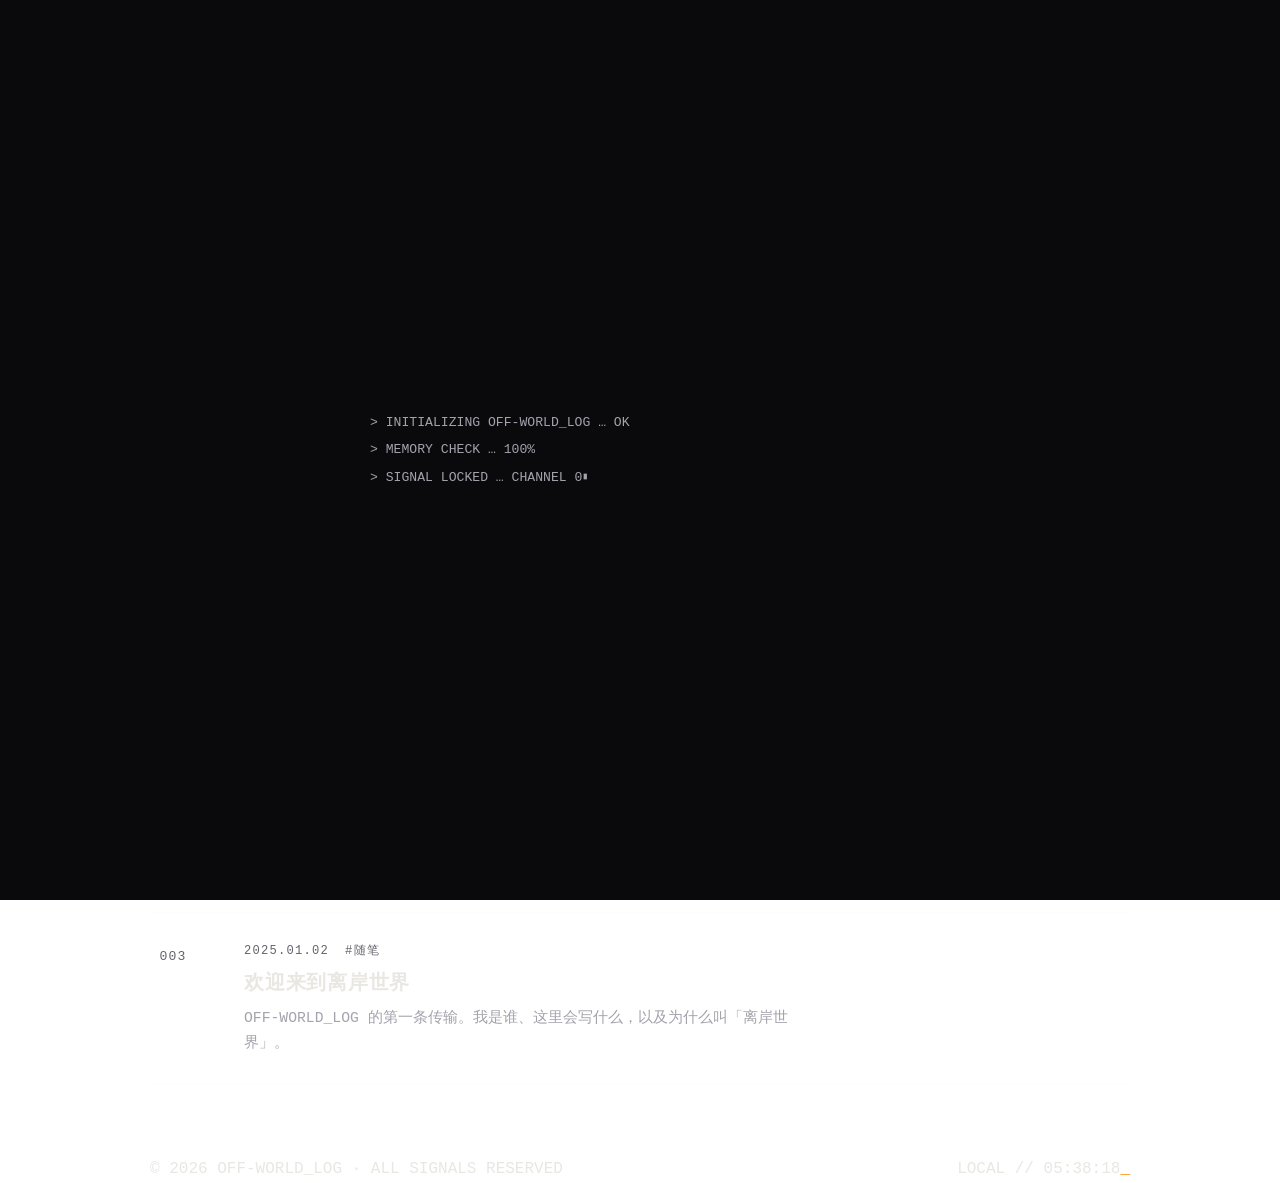
<file: index.html>
<!DOCTYPE html>
<html lang="zh-CN">
<head>
  <meta charset="UTF-8">
  <meta name="viewport" content="width=device-width, initial-scale=1.0">
  <title>OFF-WORLD_LOG — 离岸世界的个人档案库</title>
  <meta name="description" content="一个《银翼杀手2049》风格的个人博客：日志、项目与自白。纯静态，零依赖。">
  <meta name="theme-color" content="#0d0d0f">
  <!-- 站点图标:内联 SVG 数据(黑色方块 + 琥珀菱形),无需额外文件 -->
  <link rel="icon" href="data:image/svg+xml,%3Csvg xmlns='http://www.w3.org/2000/svg' viewBox='0 0 32 32'%3E%3Crect width='32' height='32' fill='%230d0d0f'/%3E%3Cpath d='M16 5 27 16 16 27 5 16 Z' fill='%23ff8c00'/%3E%3C/svg%3E">
  <link rel="stylesheet" href="assets/css/style.css">
</head>
<body data-page="index">

  <!-- 开机动画遮罩(台词由 core.js 逐行打印,然后自动淡出) -->
  <div class="boot" id="boot"><pre class="boot-lines" id="boot-lines"></pre></div>

  <!-- 导航由 core.js 统一注入,这里留挂载点即可 -->
  <header id="site-nav"></header>

  <main class="wrap page">
    <!-- ============ 英雄区:网站介绍 ============ -->
    <section class="hero">
      <p class="eyebrow reveal">// OFF-WORLD ARCHIVE — NODE 07</p>
      <h1 class="page-title glitch reveal" data-text="OFF-WORLD_LOG">OFF-WORLD_LOG</h1>
      <!-- 打字机标语:文字由下方内联脚本循环打印 -->
      <p class="hero-tagline reveal" id="tagline"></p>
      <p class="hero-desc reveal">
        这里是「离岸世界」的档案库：
        只有文字，和一条稳定的信号。
      </p>
      <div class="hero-status reveal">
        <span class="chip"><span class="live"></span>SIGNAL: NOMINAL</span>
        <span class="chip">MODE: STATIC</span>
        <span class="chip">DEPLOY: GITHUB_PAGES</span>
      </div>
    </section>

    <!-- ============ 最新 3 篇文章(JS 自动读取 posts.json) ============ -->
    <section class="block">
      <div class="block-head reveal">
        <h2 class="block-title">LATEST TRANSMISSIONS</h2>
        <a class="more-link" href="articles.html">全部档案 →</a>
      </div>
      <div id="latest" class="log-list"><!-- 由 JS 渲染 --></div>
    </section>
  </main>

  <!-- 页脚由 core.js 统一注入 -->
  <footer id="site-footer"></footer>

  <script src="assets/js/markdown.js"></script>
  <script src="assets/js/core.js"></script>
  <script>
    /* ---- 首页逻辑:打字机标语 + 最新 3 篇文章 ---- */
    (() => {
      /* 打字机标语:想换台词只改这个数组 */
      const PHRASES = [
        'WAKE UP, TIME TO BLOG.',
        '静默是最大的噪声，所以我写作。'
      ];
      const el = document.getElementById('tagline');
      let pi = 0, ci = 0, deleting = false;
      (function step() {
        const t = PHRASES[pi];
        el.textContent = t.slice(0, ci);
        let delay;
        if (!deleting && ci < t.length)      { ci++;              delay = 70; }
        else if (!deleting)                  { deleting = true;   delay = 2000; }
        else if (ci > 0)                     { ci--;              delay = 26; }
        else                                 { deleting = false;  pi = (pi + 1) % PHRASES.length; delay = 420; }
        setTimeout(step, delay);
      })();

      /* 最新 3 篇文章 */
      Blog.loadPosts()
        .then(list => Blog.renderPostList(document.getElementById('latest'), list.slice(0, 3)))
        .catch(() => {
          document.getElementById('latest').innerHTML =
            '<div class="empty">// SIGNAL ERROR — 档案读取失败(请通过 HTTP 访问本页,不要直接用 file:// 打开)<span class="blink">_</span></div>';
        });
    })();
  </script>
</body>
</html>
</file>
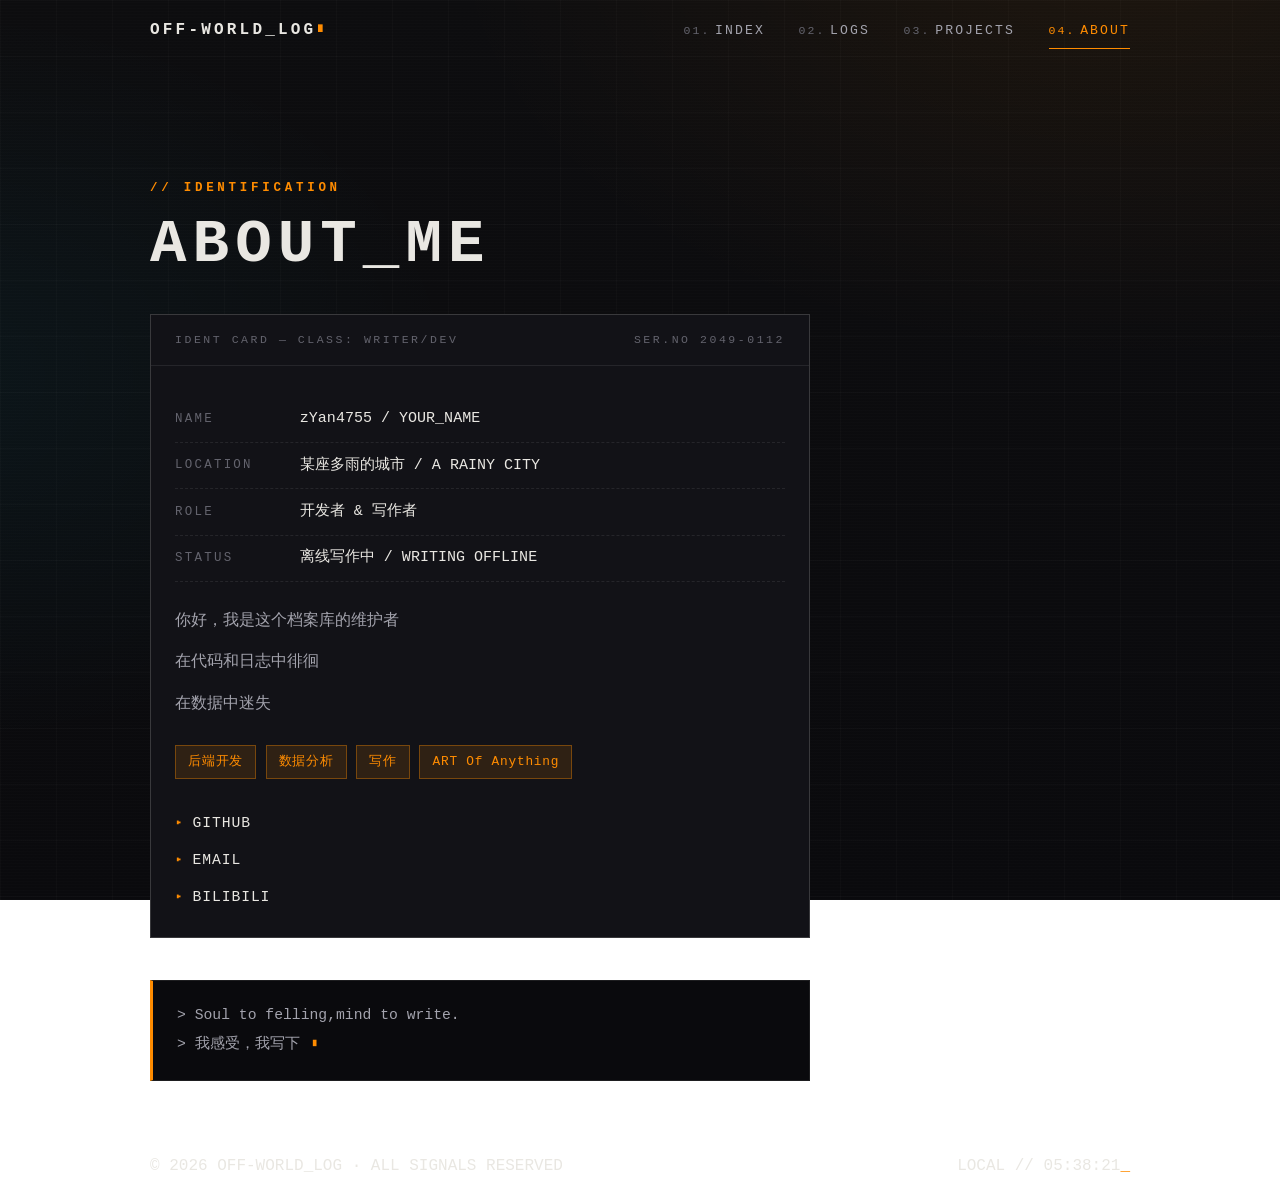
<file: about.html>
<!DOCTYPE html>
<html lang="zh-CN">
<head>
  <meta charset="UTF-8">
  <meta name="viewport" content="width=device-width, initial-scale=1.0">
  <title>关于 — OFF-WORLD_LOG</title>
  <meta name="description" content="OFF-WORLD_LOG 维护者的身份卡与自我介绍。">
  <meta name="theme-color" content="#0d0d0f">
  <link rel="icon" href="data:image/svg+xml,%3Csvg xmlns='http://www.w3.org/2000/svg' viewBox='0 0 32 32'%3E%3Crect width='32' height='32' fill='%230d0d0f'/%3E%3Cpath d='M16 5 27 16 16 27 5 16 Z' fill='%23ff8c00'/%3E%3C/svg%3E">
  <link rel="stylesheet" href="assets/css/style.css">
</head>
<body data-page="about">

  <header id="site-nav"></header>

  <main class="wrap page">
    <section>
      <p class="eyebrow reveal">// IDENTIFICATION</p>
      <h1 class="page-title glitch reveal" data-text="ABOUT_ME">ABOUT_ME</h1>

      <!-- ▼ 身份卡:把下面这些占位内容换成你自己的 ▼ -->
      <div class="id-card reveal">
        <div class="id-head">
          <span>IDENT CARD — CLASS: WRITER/DEV</span>
          <span>SER.NO 2049-0112</span>
        </div>
        <div class="id-body">
          <div class="id-row"><span class="k">NAME</span><span>zYan4755 / YOUR_NAME</span></div>
          <div class="id-row"><span class="k">LOCATION</span><span>某座多雨的城市 / A RAINY CITY</span></div>
          <div class="id-row"><span class="k">ROLE</span><span>开发者 &amp; 写作者</span></div>
          <div class="id-row"><span class="k">STATUS</span><span>离线写作中 / WRITING OFFLINE</span></div>

          <div class="bio">
            <p>你好，我是这个档案库的维护者</p>
            <p>在代码和日志中徘徊</p>
            <p>在数据中迷失</p>
          </div>

          <div class="caps">
            <span class="cap">后端开发</span>
            <span class="cap">数据分析</span>
            <span class="cap">写作</span>
            <span class="cap">ART Of Anything</span>
          </div>

          <div class="contact">
            <a href="https://github.com/ziyan4755" target="_blank" rel="noopener">GITHUB</a>
            <a href="redddddff4755@163.com">EMAIL</a>
            <a href="https://space.bilibili.com/594896068?spm_id_from=333.1007.0.0">BILIBILI</a>
          </div>
        </div>
      </div>

      <!-- 终端台词框 -->
      <div class="terminal-quote reveal">
        &gt; Soul to felling,mind to write.<br>
        &gt; 我感受，我写下
      </div>
    </section>
  </main>

  <footer id="site-footer"></footer>

  <script src="assets/js/core.js"></script>
  <script src="assets/js/markdown.js"></script>
</body>
</html>
</file>
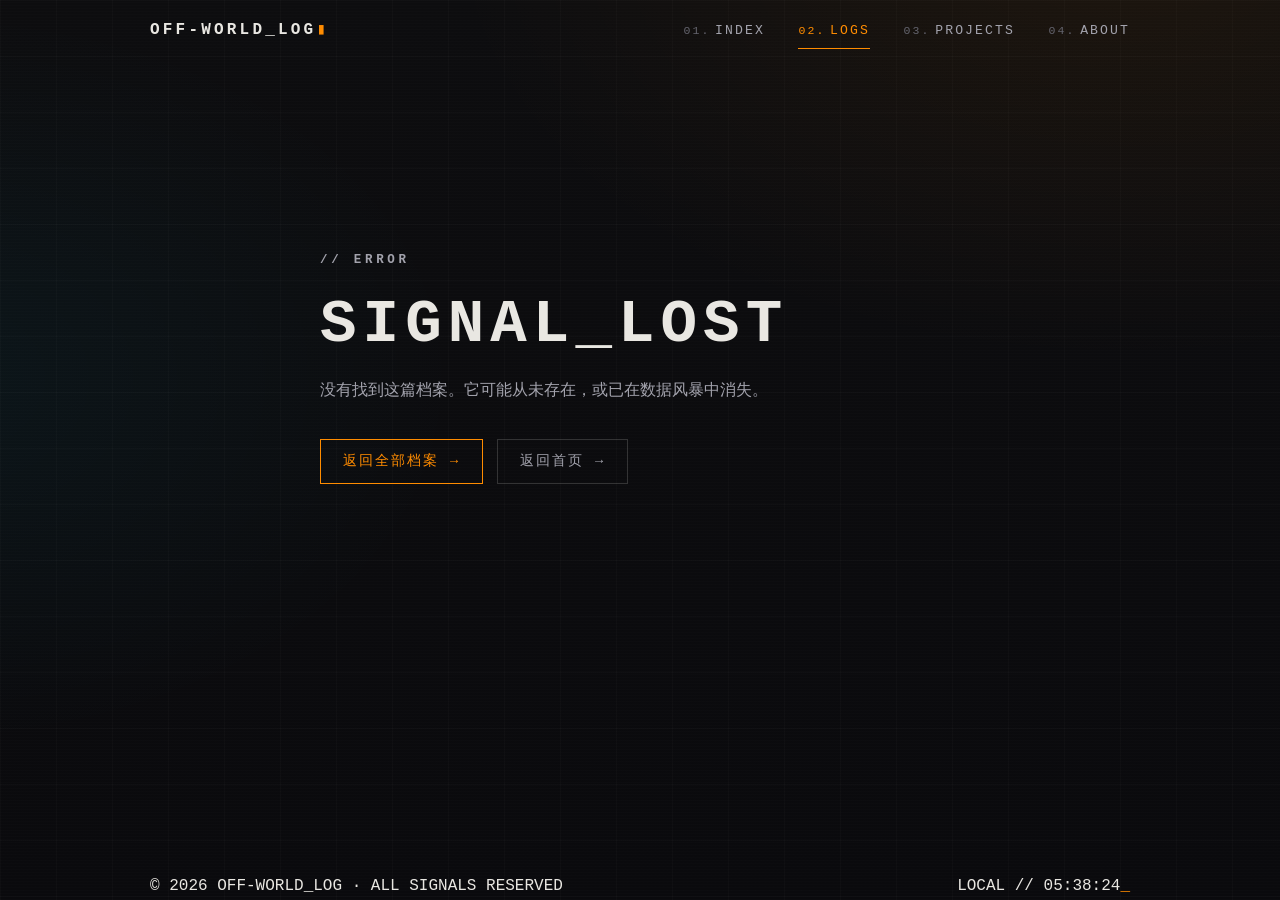
<file: article.html>
<!DOCTYPE html>
<html lang="zh-CN">
<head>
  <meta charset="UTF-8">
  <meta name="viewport" content="width=device-width, initial-scale=1.0">
  <title>TRANSMISSION — OFF-WORLD_LOG</title>
  <meta name="description" content="OFF-WORLD_LOG 的文章阅读页。">
  <meta name="theme-color" content="#0d0d0f">
  <link rel="icon" href="data:image/svg+xml,%3Csvg xmlns='http://www.w3.org/2000/svg' viewBox='0 0 32 32'%3E%3Crect width='32' height='32' fill='%230d0d0f'/%3E%3Cpath d='M16 5 27 16 16 27 5 16 Z' fill='%23ff8c00'/%3E%3C/svg%3E">
  <link rel="stylesheet" href="assets/css/style.css">
</head>
<!-- 阅读页属于 LOGS 板块,导航高亮 LOGS -->
<body data-page="articles">

  <!-- 阅读进度条(JS 按滚动位置更新宽度) -->
  <div class="progress" id="progress"></div>

  <header id="site-nav"></header>

  <main class="wrap page">
    <!-- 文章内容由 core.js 的 renderArticle() 根据 ?slug= 参数渲染 -->
    <div id="article">
      <p class="empty">&gt; 正在接收信号<span class="blink">_</span></p>
    </div>
  </main>

  <footer id="site-footer"></footer>

  <script src="assets/js/markdown.js"></script>
  <script src="assets/js/core.js"></script>
  <script>Blog.renderArticle();</script>
</body>
</html>
</file>
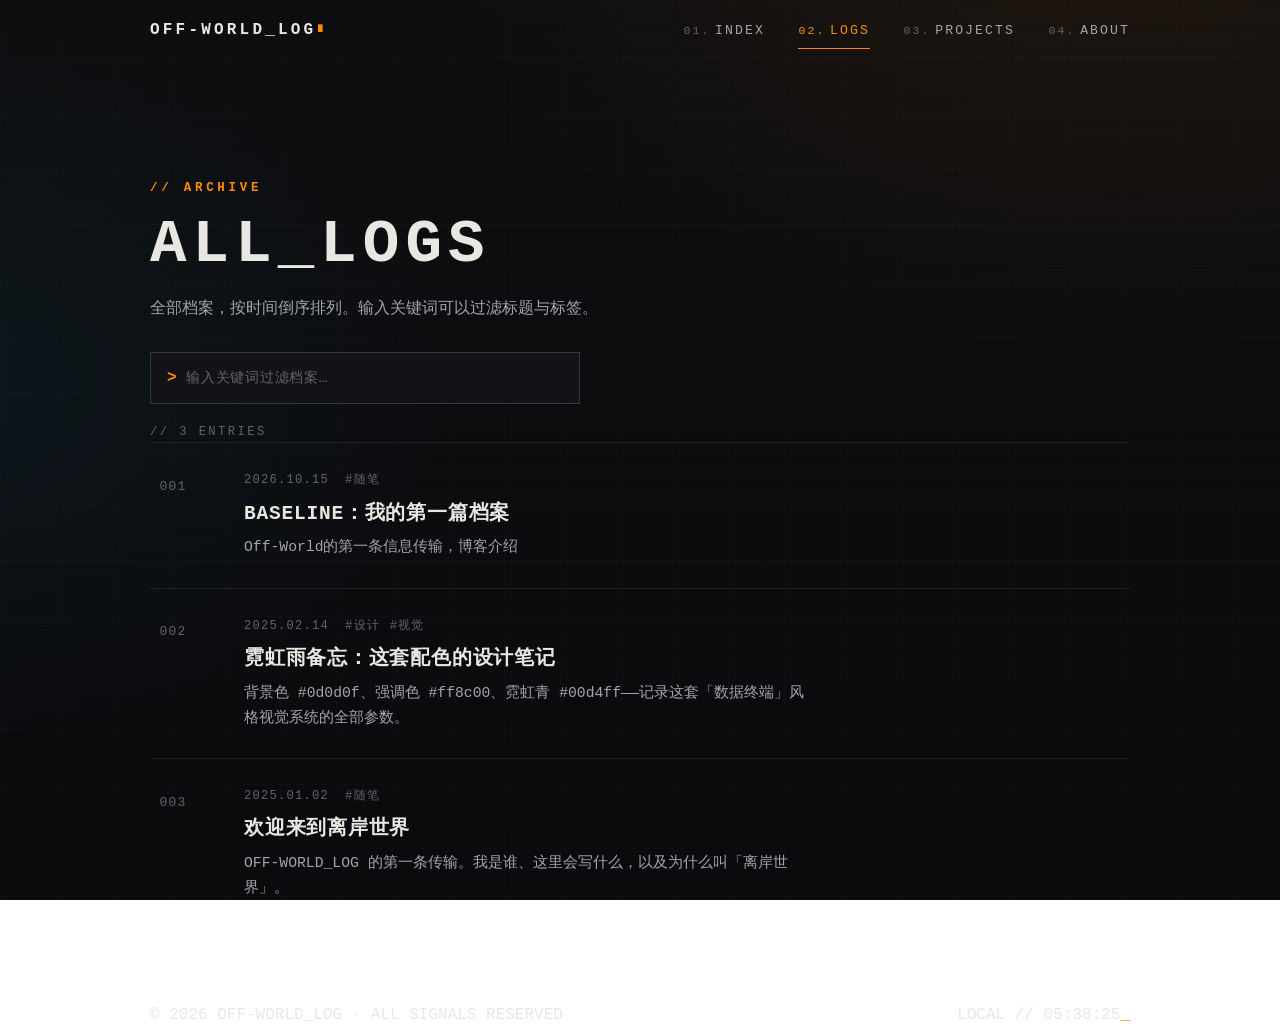
<file: articles.html>
<!DOCTYPE html>
<html lang="zh-CN">
<head>
  <meta charset="UTF-8">
  <meta name="viewport" content="width=device-width, initial-scale=1.0">
  <title>全部档案 — OFF-WORLD_LOG</title>
  <meta name="description" content="OFF-WORLD_LOG 的全部文章档案，按时间倒序排列。">
  <meta name="theme-color" content="#0d0d0f">
  <link rel="icon" href="data:image/svg+xml,%3Csvg xmlns='http://www.w3.org/2000/svg' viewBox='0 0 32 32'%3E%3Crect width='32' height='32' fill='%230d0d0f'/%3E%3Cpath d='M16 5 27 16 16 27 5 16 Z' fill='%23ff8c00'/%3E%3C/svg%3E">
  <link rel="stylesheet" href="assets/css/style.css">
</head>
<body data-page="articles">

  <header id="site-nav"></header>

  <main class="wrap page">
    <section>
      <p class="eyebrow reveal">// ARCHIVE</p>
      <h1 class="page-title glitch reveal" data-text="ALL_LOGS">ALL_LOGS</h1>
      <p class="hero-desc reveal">全部档案，按时间倒序排列。输入关键词可以过滤标题与标签。</p>

      <!-- 终端式过滤器:输入即过滤,无需回车 -->
      <div class="filter reveal">
        <span class="prompt">&gt;</span>
        <input id="filter-input" type="text" placeholder="输入关键词过滤档案…" autocomplete="off">
      </div>
      <p class="count-line reveal" id="count-line">// LOADING…</p>

      <div id="all-posts" class="log-list"><!-- 由 JS 渲染 --></div>
    </section>
  </main>

  <footer id="site-footer"></footer>

  <script src="assets/js/markdown.js"></script>
  <script src="assets/js/core.js"></script>
  <script>
    /* ---- 档案页逻辑:读取全部文章 + 关键词过滤 ---- */
    (() => {
      const list  = document.getElementById('all-posts');
      const count = document.getElementById('count-line');
      const input = document.getElementById('filter-input');
      let posts = [];

      function draw() {
        const q = input.value.trim().toLowerCase();
        const hits = posts.filter(p =>
          !q ||
          (p.title || '').toLowerCase().includes(q) ||
          (p.excerpt || '').toLowerCase().includes(q) ||
          (p.tags || []).some(t => t.toLowerCase().includes(q))
        );
        count.textContent = q
          ? `// ${hits.length} MATCH${hits.length === 1 ? '' : 'ES'} FOR "${input.value.trim()}"`
          : `// ${hits.length} ENTRIES`;
        Blog.renderPostList(list, hits);
      }

      input.addEventListener('input', draw);
      Blog.loadPosts()
        .then(p => { posts = p; draw(); })
        .catch(() => {
          count.textContent = '// SIGNAL ERROR';
          list.innerHTML = '<div class="empty">// 档案读取失败(请通过 HTTP 访问本页)<span class="blink">_</span></div>';
        });
    })();
  </script>
</body>
</html>
</file>
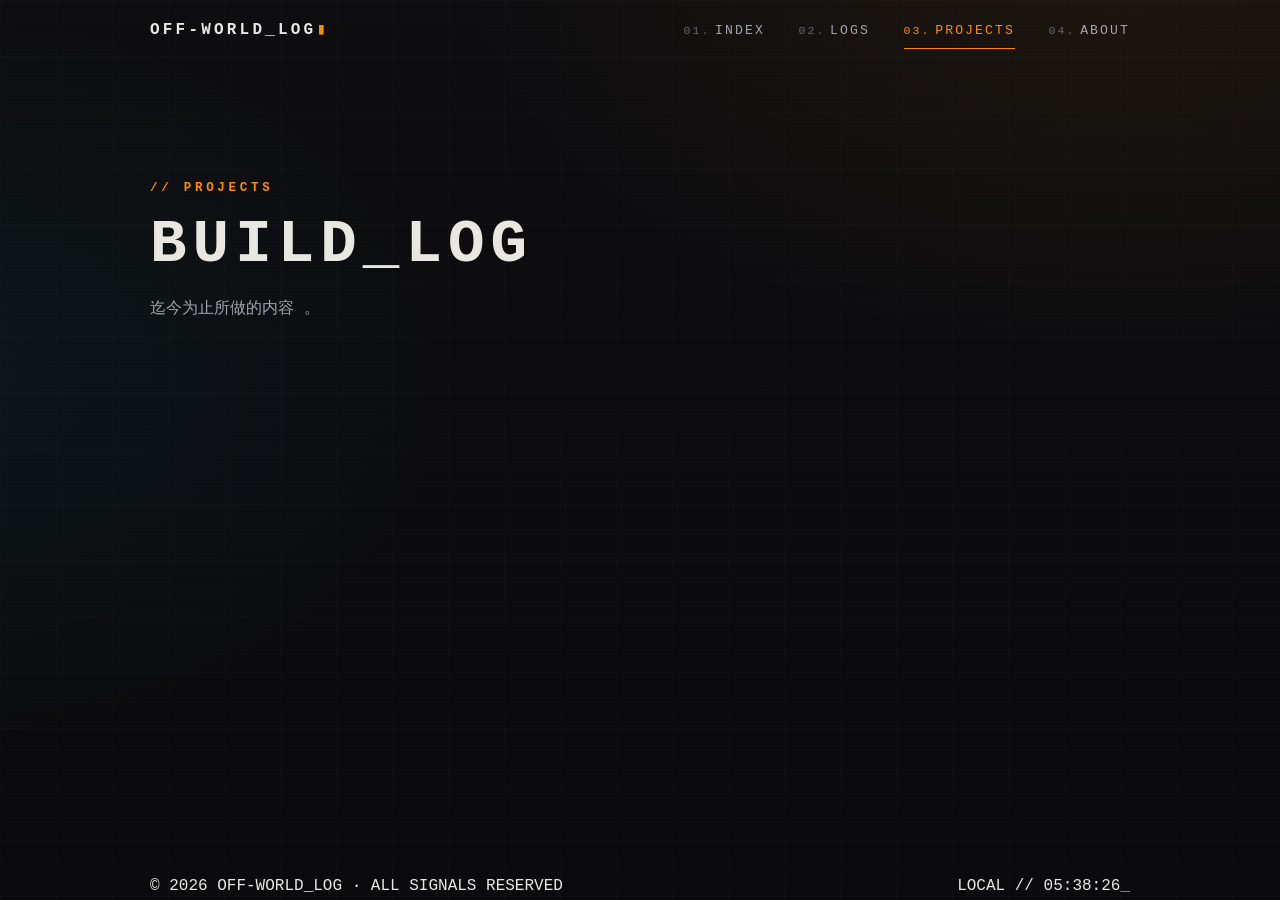
<file: projects.html>
<!DOCTYPE html>
<html lang="zh-CN">
<head>
  <meta charset="UTF-8">
  <meta name="viewport" content="width=device-width, initial-scale=1.0">
  <title>项目 — OFF-WORLD_LOG</title>
  <meta name="description" content="OFF-WORLD_LOG 的项目展示：一些自娱自乐的小工具与实验。">
  <meta name="theme-color" content="#0d0d0f">
  <link rel="icon" href="data:image/svg+xml,%3Csvg xmlns='http://www.w3.org/2000/svg' viewBox='0 0 32 32'%3E%3Crect width='32' height='32' fill='%230d0d0f'/%3E%3Cpath d='M16 5 27 16 16 27 5 16 Z' fill='%23ff8c00'/%3E%3C/svg%3E">
  <link rel="stylesheet" href="assets/css/style.css">
</head>
<body data-page="projects">

  <header id="site-nav"></header>

  <main class="wrap page">
    <section>
      <p class="eyebrow reveal">// PROJECTS</p>
      <h1 class="page-title glitch reveal" data-text="BUILD_LOG">BUILD_LOG</h1>
      <p class="hero-desc reveal">迄今为止所做的内容 。</p>

      <div class="grid">
        <!-- ▼▼▼ 卡片模板:复制下面一整块,改文字和链接即可新增项目 ▼▼▼
        <article class="card reveal">
          <span class="card-code">PRJ-XX // CODE_NAME</span>
          <h3>项目名称</h3>
          <p>一句话简介。</p>
          <div class="card-tags"><span class="tag">TAG</span><span class="tag">TAG</span></div>
          <a class="card-link" href="https://github.com/yourname/xxx" target="_blank" rel="noopener">ACCESS →</a>
        </article>
        ▲▲▲ 模板结束 ▲▲▲ -->
        



      </div>
    </section>
  </main>

  <footer id="site-footer"></footer>

  <script src="assets/js/core.js"></script>
  <script src="assets/js/markdown.js"></script>
</body>
</html>
</file>
<file: assets/css/style.css>
/* ============================================================
   OFF-WORLD_LOG · style.css
   主题:《银翼杀手 2049》—— 冰冷的科技数据终端
   ------------------------------------------------------------
   ★ 想要改外观,90% 的需求都在这份文件顶部
     「① 设计变量」区里改几个数字即可,全站生效。

   目录:
   ① 设计变量(颜色/字体/间距/动效)
   ② 基础与背景氛围(渐变底色/网格/扫描线)
   ③ 排版基础(容器/标题/标签/区块)
   ④ 顶部导航(含移动端全屏菜单)
   ⑤ 通用组件(按钮/状态徽章/显现动画/光标)
   ⑥ 首页(开机动画/英雄区)
   ⑦ 文章列表(首页与档案页共用)
   ⑧ 档案页(过滤器)
   ⑨ 文章详情页(正文排版/进度条/上下篇)
   ⑩ 项目卡片
   ⑪ 关于页(身份卡)
   ⑫ 404
   ⑬ 页脚
   ⑭ 动效关键帧
   ⑮ 响应式
   ⑯ 无障碍(减少动态)
   ============================================================ */

/* ============ ① 设计变量 ============ */
:root {
  /* ---- 色彩哲学 ----
     大面积深灰近黑;强调色只在极少数地方出现:
     琥珀橙 = 引导注意力(链接悬停/重点边框/状态灯)
     霓虹青 = 更稀有的点缀(行内代码/引用) */
  --bg-0: #0d0d0f;                        /* 页面底色(近黑,略偏冷) */
  --bg-1: #121217;                        /* 面板底色 */
  --bg-2: #16161c;                        /* 卡片/代码底色 */
  --bg-code: #0a0a0d;                     /* 代码块底色(比页面更黑) */
  --ink-0: #e9e7e2;                       /* 主文字(暖白,接近纸张) */
  --ink-1: #a3a3ad;                       /* 次级文字 */
  --ink-2: #63636d;                       /* 弱化文字(注释感) */
  --line: rgba(233, 231, 226, .09);       /* 发丝线(普通分隔) */
  --line-strong: rgba(233, 231, 226, .18);/* 稍强的线(输入框/卡片) */
  --accent: #ff8c00;                      /* 2049 琥珀橙 —— 主要强调色 */
  --accent-soft: rgba(255, 140, 0, .12);  /* 强调色的淡底(扫光/背景) */
  --accent-glow: rgba(255, 140, 0, .38);  /* 强调色的光晕 */
  --cyan: #00d4ff;                        /* 霓虹青 —— 极少量使用 */
  --cyan-soft: rgba(0, 212, 255, .06);    /* 霓虹青的淡底 */

  /* ---- 字体 ----
     优先等宽字体,中文自动回退系统字体 */
  --font-mono: 'Cascadia Code', 'JetBrains Mono', 'Fira Code', Consolas, 'Courier New', monospace;
  --font-body: var(--font-mono), 'PingFang SC', 'Hiragino Sans GB', 'Microsoft YaHei', sans-serif;

  /* ---- 尺寸与节奏 ---- */
  --container: 980px;                     /* 内容最大宽度 */
  --nav-h: 62px;                          /* 顶部导航高度 */
  --radius: 2px;                          /* 圆角(保持锋利,近直角) */

  /* ---- 动效 ---- */
  --ease: cubic-bezier(.22, .61, .36, 1); /* 统一的缓动曲线 */
  --t-fast: .18s;                         /* 快:颜色/边框 */
  --t-mid: .38s;                          /* 中:位移/显隐 */
  --t-slow: .7s;                          /* 慢:页面级显现 */
}

/* ============ ② 基础与背景氛围 ============ */
* { margin: 0; padding: 0; box-sizing: border-box; }

html { scroll-behavior: smooth; -webkit-text-size-adjust: 100%; }

body {
  /* 三层背景:
     ① 右上角一抹极淡的琥珀天光(远方城市的雾)
     ② 左下角一抹极淡的霓虹青(全息广告的反光)
     ③ 纵向的深灰渐变(城市上空的夜) */
  background:
    radial-gradient(1100px 700px at 88% -8%, rgba(255, 140, 0, .07), transparent 62%),
    radial-gradient(900px 620px at -6% 42%, rgba(0, 212, 255, .05), transparent 60%),
    linear-gradient(180deg, #0d0d0f 0%, #0a0a0d 100%);
  background-attachment: fixed;           /* 滚动时背景不动,有纵深 */
  color: var(--ink-0);
  font-family: var(--font-body);
  font-size: 16px;
  line-height: 1.7;
  min-height: 100vh;
  display: flex;
  flex-direction: column;
  -webkit-font-smoothing: antialiased;
}

/* 细网格:极低透明度,只可察觉、不可阅读(避免视觉疲劳) */
body::before {
  content: '';
  position: fixed; inset: 0;
  background-image:
    linear-gradient(rgba(233, 231, 226, .025) 1px, transparent 1px),
    linear-gradient(90deg, rgba(233, 231, 226, .025) 1px, transparent 1px);
  background-size: 56px 56px;
  pointer-events: none;
  z-index: 0;
}

/* 扫描线:模拟旧式屏幕的横向细纹 */
body::after {
  content: '';
  position: fixed; inset: 0;
  background: repeating-linear-gradient(
    0deg,
    rgba(255, 255, 255, .012) 0 1px,
    transparent 1px 3px
  );
  pointer-events: none;
  z-index: 0;
}

/* 选中文本:琥珀色高亮 */
::selection { background: rgba(255, 140, 0, .32); color: #fff; }

/* 暗色滚动条 */
::-webkit-scrollbar { width: 10px; height: 10px; }
::-webkit-scrollbar-track { background: #0a0a0d; }
::-webkit-scrollbar-thumb { background: #2a2a33; border: 2px solid #0a0a0d; }
::-webkit-scrollbar-thumb:hover { background: var(--accent); }

/* 键盘焦点:琥珀描边(无障碍) */
a:focus-visible, button:focus-visible, input:focus-visible {
  outline: 1px solid var(--accent);
  outline-offset: 3px;
}

/* ============ ③ 排版基础 ============ */
.wrap { width: min(var(--container), 92%); margin-inline: auto; }

/* 主内容区:让开固定导航,并给页脚留白 */
.page {
  flex: 1;
  position: relative;
  z-index: 1;                             /* 浮在网格/扫描线之上 */
  padding: calc(var(--nav-h) + 3.4rem) 0 4.5rem;
}

/* 小眉题:像终端里的提示行 */
.eyebrow {
  color: var(--accent);
  font-size: .78rem;
  font-weight: 600;
  letter-spacing: .3em;
  text-transform: uppercase;
}

/* 页面大标题(悬停有故障效果,见「⑭ 动效关键帧」) */
.page-title {
  font-size: clamp(2.1rem, 6vw, 3.8rem);
  font-weight: 700;
  letter-spacing: .1em;
  line-height: 1.12;
  margin: .7rem 0 1.1rem;
}

/* 次级描述段 */
.hero-desc { color: var(--ink-1); max-width: 60ch; margin-top: 1.1rem; }

/* 通用小标签 #tag */
.tag { color: var(--ink-2); transition: color var(--t-fast); }

/* 区块标题行(首页/档案页共用) */
.block { margin-top: 4.5rem; }
.block-head {
  display: flex; align-items: baseline; justify-content: space-between;
  gap: 1rem;
  border-bottom: 1px solid var(--line);
  padding-bottom: .8rem;
  margin-bottom: .4rem;
}
.block-title {
  font-size: .95rem; font-weight: 600;
  letter-spacing: .24em;
  color: var(--ink-0);
}
.block-title::before { content: '// '; color: var(--accent); }

/* “更多”链接:琥珀色小字 */
.more-link {
  color: var(--accent);
  text-decoration: none;
  font-size: .8rem; letter-spacing: .14em;
  white-space: nowrap;
  transition: text-shadow var(--t-fast);
}
.more-link:hover { text-shadow: 0 0 12px var(--accent-glow); }

/* ============ ④ 顶部导航 ============ */
.nav {
  position: fixed; top: 0; left: 0; right: 0;
  z-index: 50;
  background: rgba(13, 13, 15, .9);       /* 半透明黑 */
  border-bottom: 1px solid var(--line);
}
.nav-inner {
  height: var(--nav-h);
  display: flex; align-items: center; justify-content: space-between;
}

/* 品牌名 */
.brand {
  color: var(--ink-0);
  text-decoration: none;
  font-weight: 700;
  font-size: 1rem;
  letter-spacing: .2em;
  transition: text-shadow var(--t-fast);
}
.brand:hover { text-shadow: 0 0 16px var(--accent-glow); }

/* 桌面端链接 */
.nav-links { display: flex; gap: 2.1rem; }
.nav-links a {
  position: relative;
  color: var(--ink-1);
  text-decoration: none;
  font-size: .82rem;
  letter-spacing: .16em;
  padding: .35rem 0;
  transition: color var(--t-fast);
}
.nav-links a .num { color: var(--ink-2); margin-right: .4em; font-size: .72rem; transition: color var(--t-fast); }
.nav-links a:hover, .nav-links a.active { color: var(--accent); }
.nav-links a:hover .num, .nav-links a.active .num { color: var(--accent); }
/* 下划线:从左到右扫出 */
.nav-links a::after {
  content: ''; position: absolute; left: 0; right: 100%; bottom: -1px;
  height: 1px; background: var(--accent);
  transition: right var(--t-mid) var(--ease);
}
.nav-links a:hover::after, .nav-links a.active::after { right: 0; }

/* 汉堡按钮(默认隐藏,移动端出现) */
.nav-toggle {
  display: none;
  flex-direction: column; gap: 5px;
  background: none;
  border: 1px solid var(--line-strong);
  padding: .6rem;
  cursor: pointer;
}
.nav-toggle span {
  width: 20px; height: 1px; background: var(--ink-0);
  transition: transform .3s var(--ease), opacity .3s;
}

/* ============ ⑤ 通用组件 ============ */
/* 实心/描边按钮 */
.btn {
  display: inline-block;
  margin: .3rem .3rem 0 0;
  padding: .62rem 1.35rem;
  border: 1px solid var(--accent);
  color: var(--accent);
  text-decoration: none;
  font-size: .85rem; letter-spacing: .16em;
  transition: background var(--t-fast), color var(--t-fast), box-shadow var(--t-fast);
}
.btn:hover { background: var(--accent); color: #0d0d0f; box-shadow: 0 0 20px var(--accent-glow); }
.btn.ghost { border-color: var(--line-strong); color: var(--ink-1); }
.btn.ghost:hover { border-color: var(--accent); background: transparent; color: var(--accent); box-shadow: none; }

/* 状态徽章(首页英雄区) */
.chip {
  display: inline-flex; align-items: center; gap: .5em;
  padding: .4rem .85rem;
  border: 1px solid var(--line-strong);
  color: var(--ink-1);
  font-size: .74rem; letter-spacing: .16em;
}
/* 呼吸的状态灯(信号正常) */
.chip .live {
  width: 6px; height: 6px; border-radius: 50%;
  background: var(--accent);
  box-shadow: 0 0 8px var(--accent-glow);
  animation: pulse 1.6s infinite;
}

/* 滚动显现动画:进入视口后淡入上移;--d 为交错延迟(秒) */
.reveal {
  opacity: 0;
  transform: translateY(16px);
  transition:
    opacity var(--t-slow) var(--ease) var(--d, 0s),
    transform var(--t-slow) var(--ease) var(--d, 0s);
}
.reveal.in { opacity: 1; transform: none; }

/* 闪烁光标(品牌名/页脚/输入提示等) */
.blink { color: var(--accent); animation: blink 1.1s steps(1) infinite; }

/* 空列表提示 */
.empty { padding: 2.2rem .5rem; color: var(--ink-2); letter-spacing: .12em; }

/* ============ ⑥ 首页 ============ */
/* 开机动画遮罩(内容由 core.js 逐行打印) */
.boot {
  position: fixed; inset: 0;
  z-index: 200;
  background: #0a0a0d;
  display: flex; align-items: center; justify-content: center;
  transition: opacity .6s var(--ease), visibility 0s linear .6s;
}
.boot--off { opacity: 0; visibility: hidden; }
.boot-lines {
  width: min(540px, 86%);
  font-family: var(--font-mono);
  font-size: .82rem;
  line-height: 2.1;
  color: var(--ink-1);
  white-space: pre-wrap;
}

/* 英雄区(首页顶部) */
.hero { padding-top: 2rem; max-width: 760px; }

/* 打字机标语:末尾常驻闪烁光标 */
.hero-tagline {
  min-height: 2em;
  color: var(--ink-1);
  letter-spacing: .04em;
}
.hero-tagline::after {
  content: '▮';
  margin-left: 2px;
  color: var(--accent);
  animation: blink 1.1s steps(1) infinite;
}

.hero-status { display: flex; flex-wrap: wrap; gap: .6rem; margin-top: 2.4rem; }

/* ============ ⑦ 文章列表 ============ */
.log-list { border-top: 1px solid var(--line); }

.log-row {
  position: relative;
  display: grid;
  grid-template-columns: 62px 1fr auto;
  gap: 1.4rem;
  align-items: start;
  padding: 1.7rem .6rem;
  border-bottom: 1px solid var(--line);
  text-decoration: none;
  color: inherit;
  overflow: hidden;
}
/* 悬停时:左侧竖起一条琥珀细线 */
.log-row::before {
  content: ''; position: absolute; left: 0; top: 0; bottom: 0;
  width: 2px; background: var(--accent);
  transform: scaleY(0); transform-origin: top;
  transition: transform var(--t-mid) var(--ease);
}
/* 悬停时:一道淡琥珀光从左扫到右 */
.log-row::after {
  content: ''; position: absolute; inset: 0;
  background: linear-gradient(90deg, transparent, var(--accent-soft), transparent);
  transform: translateX(-100%);
  transition: transform .6s var(--ease);
}
.log-row:hover::before { transform: scaleY(1); }
.log-row:hover::after  { transform: translateX(100%); }

.log-index {
  color: var(--ink-2);
  font-size: .82rem; letter-spacing: .08em;
  padding-top: .34rem;
  transition: color var(--t-fast);
}
.log-row:hover .log-index { color: var(--accent); }

.log-main { min-width: 0; }
.log-meta {
  display: flex; flex-wrap: wrap; align-items: center; gap: 1rem;
  font-size: .76rem; letter-spacing: .1em;
  color: var(--ink-2);
}
.log-tags { display: flex; flex-wrap: wrap; gap: .6rem; }
.log-row:hover .log-tags .tag { color: rgba(255, 140, 0, .65); }

.log-title {
  margin: .4rem 0 .3rem;
  font-size: 1.22rem; font-weight: 600;
  letter-spacing: .04em;
  transition: color var(--t-fast);
}
.log-row:hover .log-title { color: var(--accent); }

.log-excerpt { color: var(--ink-1); font-size: .92rem; max-width: 64ch; }

/* 右侧箭头:平时隐藏,悬停滑入 */
.log-arrow {
  align-self: center;
  color: var(--accent);
  font-size: 1.15rem;
  opacity: 0;
  transform: translateX(-8px);
  transition: opacity var(--t-mid), transform var(--t-mid) var(--ease);
}
.log-row:hover .log-arrow { opacity: 1; transform: translateX(2px); }

/* ============ ⑧ 档案页(过滤器) ============ */
.filter {
  display: flex; align-items: center; gap: .6rem;
  max-width: 430px;
  margin-top: 1.8rem;
  padding: .7rem 1rem;
  border: 1px solid var(--line-strong);
  background: var(--bg-1);
  transition: border-color var(--t-fast), box-shadow var(--t-fast);
}
/* 聚焦时:边框与光晕变成琥珀色,像终端被唤醒 */
.filter:focus-within {
  border-color: var(--accent);
  box-shadow: 0 0 0 3px var(--accent-soft);
}
.filter .prompt { color: var(--accent); font-weight: 700; }
.filter input {
  flex: 1; min-width: 0;
  background: none; border: 0; outline: 0;
  color: var(--ink-0);
  font-family: var(--font-body);
  font-size: .9rem; letter-spacing: .05em;
  caret-color: var(--accent);
}
.filter input::placeholder { color: var(--ink-2); }

.count-line {
  margin-top: 1.1rem;
  font-size: .76rem; letter-spacing: .2em;
  color: var(--ink-2);
  text-transform: uppercase;
}

/* ============ ⑨ 文章详情页 ============ */
/* 阅读进度条(顶部 2px 光带,JS 控制宽度) */
.progress {
  position: fixed; top: 0; left: 0;
  height: 2px; width: 0;
  z-index: 60;
  background: linear-gradient(90deg, var(--accent), var(--cyan));
  box-shadow: 0 0 10px var(--accent-glow);
}

.article-head { max-width: 720px; margin: 0 auto 2.6rem; }
.article-meta {
  display: flex; flex-wrap: wrap; align-items: center; gap: .7rem;
  margin-top: 1.3rem;
  font-size: .78rem; letter-spacing: .1em;
  color: var(--ink-2);
}
.article-meta .dot { opacity: .6; }
.article-meta .tag:hover { color: var(--accent); }

/* 正文排版:克制、留白、可长读 */
.article-body { max-width: 720px; margin: 0 auto; color: var(--ink-1); }
.article-body p { margin: 1.15rem 0; }
.article-body a {
  color: var(--accent);
  text-decoration: none;
  border-bottom: 1px dashed var(--accent-glow);
  transition: background var(--t-fast), border-color var(--t-fast);
}
.article-body a:hover { background: var(--accent-soft); border-bottom-color: var(--accent); }
.article-body h2 {
  margin: 2.6rem 0 1rem;
  padding-left: .85rem;
  border-left: 3px solid var(--accent);   /* 唯一的强强调:节标题的琥珀竖条 */
  color: var(--ink-0);
  font-size: 1.35rem; letter-spacing: .05em;
}
.article-body h3 { margin: 2rem 0 .8rem; color: var(--ink-0); font-size: 1.1rem; letter-spacing: .05em; }
.article-body h3::before { content: '▸ '; color: var(--accent); font-size: .8em; }
.article-body h4, .article-body h5, .article-body h6 { margin: 1.6rem 0 .6rem; color: var(--ink-0); }
.article-body strong { color: var(--ink-0); font-weight: 700; }
.article-body em { color: var(--cyan); font-style: normal; }   /* 斜体 = 霓虹青点缀 */
.article-body del { opacity: .55; }
.article-body code {
  background: var(--bg-2);
  border: 1px solid var(--line);
  padding: .08em .4em;
  color: var(--cyan);
  font-size: .88em;
}
.article-body pre {
  background: var(--bg-code);
  border: 1px solid var(--line-strong);
  border-left: 3px solid var(--accent);
  padding: 1.1rem 1.3rem;
  overflow-x: auto;
  margin: 1.4rem 0;
  line-height: 1.6;
}
.article-body pre code {
  background: none; border: 0; padding: 0;
  color: var(--ink-0);
  font-size: .85rem;
}
.article-body blockquote {
  margin: 1.5rem 0;
  padding: .9rem 1.3rem;
  border-left: 3px solid var(--cyan);
  background: var(--cyan-soft);
  color: var(--ink-0);
}
.article-body ul, .article-body ol { margin: 1rem 0 1rem 1.5rem; }
.article-body li { margin: .45rem 0; }
.article-body li::marker { color: var(--accent); }
.article-body img { max-width: 100%; height: auto; border: 1px solid var(--line-strong); }
.article-body hr { border: 0; border-top: 1px dashed var(--line-strong); margin: 2.6rem 0; }

/* 传输结束标记 */
.end-mark {
  max-width: 720px; margin: 3.2rem auto 0;
  text-align: center;
  color: var(--ink-2);
  font-size: .78rem; letter-spacing: .3em;
}

/* 上一篇 / 下一篇 */
.post-nav {
  max-width: 720px; margin: 2.6rem auto 0;
  display: flex; justify-content: space-between; gap: 2rem;
  border-top: 1px solid var(--line);
  border-bottom: 1px solid var(--line);
}
.post-nav a {
  flex: 1; max-width: 48%;
  display: flex; flex-direction: column; gap: .35rem;
  padding: 1.2rem .3rem;
  text-decoration: none;
}
.post-nav .dir { font-size: .72rem; letter-spacing: .2em; color: var(--ink-2); }
.post-nav .ttl { color: var(--ink-0); font-size: .95rem; line-height: 1.45; transition: color var(--t-fast); }
.post-nav a:hover .ttl { color: var(--accent); }
.post-nav-next { text-align: right; align-items: flex-end; }
.post-nav-empty { flex: 1; }

.back-line { max-width: 720px; margin: 2.2rem auto 0; text-align: center; }

/* ============ ⑩ 项目卡片 ============ */
.grid {
  display: grid;
  grid-template-columns: repeat(auto-fill, minmax(280px, 1fr));
  gap: 1.4rem;
  margin-top: 2.2rem;
}
.card {
  position: relative;
  display: flex; flex-direction: column; gap: .9rem;
  background-color: var(--bg-1);
  /* 扫光层:平时藏在右侧,悬停时横向扫过(与背景色叠加) */
  background-image: linear-gradient(100deg, transparent 40%, rgba(255, 140, 0, .06) 50%, transparent 60%);
  background-size: 250% 100%;
  background-position: 120% 0;
  border: 1px solid var(--line);
  padding: 1.7rem 1.6rem 1.5rem;
  overflow: hidden;
  transition:
    transform var(--t-mid) var(--ease),
    border-color var(--t-mid),
    box-shadow var(--t-mid),
    background-position .7s var(--ease);
}
.card:hover {
  transform: translateY(-6px);
  border-color: rgba(255, 140, 0, .45);
  box-shadow: 0 18px 44px -20px var(--accent-glow);
  background-position: -20% 0;
}
/* HUD 取景框:左上角 */
.card::before {
  content: ''; position: absolute; top: -1px; left: -1px;
  width: 16px; height: 16px;
  border-top: 2px solid var(--ink-2);
  border-left: 2px solid var(--ink-2);
  transition: border-color var(--t-mid);
}
/* HUD 取景框:右下角 */
.card::after {
  content: ''; position: absolute; bottom: -1px; right: -1px;
  width: 16px; height: 16px;
  border-bottom: 2px solid var(--ink-2);
  border-right: 2px solid var(--ink-2);
  transition: border-color var(--t-mid);
}
.card:hover::before, .card:hover::after { border-color: var(--accent); }

.card-code { font-size: .74rem; letter-spacing: .22em; color: var(--ink-2); }
.card h3 { font-size: 1.04rem; letter-spacing: .05em; line-height: 1.45; }
.card p { font-size: .9rem; color: var(--ink-1); flex: 1; }
.card-tags { display: flex; flex-wrap: wrap; gap: .5rem; }
.card-tags .tag {
  font-size: .7rem; letter-spacing: .08em;
  color: var(--ink-2);
  border: 1px solid var(--line-strong);
  padding: .18rem .5rem;
  transition: color var(--t-fast), border-color var(--t-fast);
}
.card:hover .card-tags .tag { color: var(--ink-1); border-color: rgba(255, 140, 0, .35); }
.card-link {
  align-self: flex-start;
  color: var(--accent);
  text-decoration: none;
  font-size: .82rem; letter-spacing: .14em;
  border-bottom: 1px solid transparent;
  transition: border-color var(--t-fast), text-shadow var(--t-fast);
}
.card-link:hover { border-bottom-color: var(--accent); text-shadow: 0 0 12px var(--accent-glow); }

/* 卡片右上角状态(如 WIP) */
.card .status {
  position: absolute; top: 1.1rem; right: 1.2rem;
  font-size: .66rem; letter-spacing: .16em;
  color: var(--ink-2);
}
.card.wip .status { color: var(--accent); animation: pulse 1.8s infinite; }
.card.wip .card-code { padding-right: 8.5rem; }   /* 避免与状态文字重叠 */

/* ============ ⑪ 关于页(身份卡) ============ */
.id-card {
  max-width: 660px;
  margin-top: 2.2rem;
  border: 1px solid var(--line-strong);
  background: var(--bg-1);
}
.id-head {
  display: flex; justify-content: space-between; gap: 1rem; flex-wrap: wrap;
  padding: .95rem 1.5rem;
  border-bottom: 1px solid var(--line);
  font-size: .72rem; letter-spacing: .22em;
  color: var(--ink-2);
}
.id-body { padding: 1.9rem 1.5rem 1.7rem; }
.id-row {
  display: grid; grid-template-columns: 112px 1fr; gap: .8rem;
  padding: .62rem 0;
  border-bottom: 1px dashed var(--line);
  font-size: .94rem;
}
.id-row .k { color: var(--ink-2); font-size: .78rem; letter-spacing: .18em; padding-top: .22em; }
.bio { margin-top: 1.6rem; }
.bio p { color: var(--ink-1); margin: .9rem 0; }
.caps { display: flex; flex-wrap: wrap; gap: .6rem; margin-top: 1.7rem; }
.cap {
  font-size: .8rem; letter-spacing: .06em;
  color: var(--accent);
  background: var(--accent-soft);
  border: 1px solid rgba(255, 140, 0, .35);
  padding: .32rem .75rem;
}
.contact { display: flex; flex-direction: column; gap: .75rem; margin-top: 2rem; }
.contact a {
  color: var(--ink-0);
  text-decoration: none;
  font-size: .92rem; letter-spacing: .06em;
  transition: color var(--t-fast), text-shadow var(--t-fast);
}
.contact a::before { content: '▸ '; color: var(--accent); }
.contact a:hover { color: var(--accent); text-shadow: 0 0 12px var(--accent-glow); }

/* 终端台词框(关于页底部) */
.terminal-quote {
  max-width: 660px;
  margin-top: 2.6rem;
  padding: 1.25rem 1.5rem;
  border: 1px solid var(--line);
  border-left: 3px solid var(--accent);
  background: var(--bg-code);
  color: var(--ink-1);
  font-size: .92rem;
  line-height: 2;
}
.terminal-quote::after {
  content: '▮';
  margin-left: 2px;
  color: var(--accent);
  animation: blink 1.1s steps(1) infinite;
}

/* ============ ⑫ 404 ============ */
.lost { max-width: 640px; margin: 8vh auto 0; }
.lost p { color: var(--ink-1); margin: 1.2rem 0; }
.lost .back-line { text-align: left; margin: 1.8rem 0 0; }

/* ============ ⑬ 页脚 ============ */
.footer {
  position: relative;
  z-index: 1;
  border-top: 1px solid var(--line);
  padding: 1.7rem 0 2.2rem;
  font-size: .78rem; letter-spacing: .08em;
  color: var(--ink-2);
}
.footer-inner {
  display: flex; justify-content: space-between; align-items: center;
  gap: 1rem; flex-wrap: wrap;
}
.footer-clock { white-space: nowrap; }

/* ============ ⑭ 动效关键帧 ============ */
/* 光标闪烁 */
@keyframes blink { 0%, 100% { opacity: 1; } 50% { opacity: 0; } }

/* 状态灯呼吸 */
@keyframes pulse { 0%, 100% { opacity: 1; } 50% { opacity: .25; } }

/* 故障效果:悬停标题时,两层错位残影(青/橙)快速闪动。
   依赖 HTML 上的 data-text 属性提供同样的文字内容 */
.glitch { position: relative; }
.glitch::before, .glitch::after {
  content: attr(data-text);
  position: absolute; inset: 0;
  opacity: 0;
  pointer-events: none;
}
.glitch:hover::before { color: var(--cyan);   animation: glitch-a .5s steps(2, end) forwards; }
.glitch:hover::after  { color: var(--accent); animation: glitch-b .5s steps(2, end) forwards; }
/* 色散感:基底层文字悬停时轻微错色 */
.page-title:hover { text-shadow: 2px 0 rgba(0, 212, 255, .45), -2px 0 rgba(255, 140, 0, .45); }

@keyframes glitch-a {
  0%   { opacity: .85; clip-path: inset(0 0 82% 0);  transform: translate(-4px, -2px); }
  20%  { clip-path: inset(12% 0 68% 0); transform: translate(3px, 1px); }
  40%  { clip-path: inset(48% 0 30% 0); transform: translate(-3px, 2px); }
  60%  { clip-path: inset(72% 0 8% 0);  transform: translate(2px, -1px); }
  80%  { clip-path: inset(30% 0 52% 0); transform: translate(-2px, 1px); }
  100% { opacity: 0; clip-path: inset(0 0 100% 0); }
}
@keyframes glitch-b {
  0%   { opacity: .85; clip-path: inset(64% 0 12% 0); transform: translate(4px, 2px); }
  20%  { clip-path: inset(28% 0 54% 0); transform: translate(-3px, -1px); }
  40%  { clip-path: inset(8% 0 76% 0);  transform: translate(3px, -2px); }
  60%  { clip-path: inset(52% 0 26% 0); transform: translate(-2px, 1px); }
  80%  { clip-path: inset(36% 0 44% 0); transform: translate(2px, 2px); }
  100% { opacity: 0; clip-path: inset(0 0 100% 0); }
}

/* ============ ⑮ 响应式 ============ */
@media (max-width: 780px) {
  /* 导航链接 → 全屏终端式菜单 */
  .nav-links {
    position: fixed; inset: 0;
    z-index: 45;
    flex-direction: column; justify-content: center; align-items: center;
    gap: 2.2rem;
    background: rgba(10, 10, 13, .96);
    opacity: 0; visibility: hidden;
    transition: opacity .35s var(--ease), visibility 0s linear .35s;
  }
  body.nav-open .nav-links { opacity: 1; visibility: visible; transition: opacity .35s var(--ease); }
  .nav-links a {
    font-size: 1.25rem; letter-spacing: .3em;
    opacity: 0; transform: translateY(16px);
    transition: opacity .4s var(--ease), transform .4s var(--ease), color var(--t-fast);
  }
  body.nav-open .nav-links a { opacity: 1; transform: none; }
  /* 菜单项逐个入场(交错延迟) */
  body.nav-open .nav-links a:nth-child(1) { transition-delay: .06s; }
  body.nav-open .nav-links a:nth-child(2) { transition-delay: .12s; }
  body.nav-open .nav-links a:nth-child(3) { transition-delay: .18s; }
  body.nav-open .nav-links a:nth-child(4) { transition-delay: .24s; }

  .nav-toggle { display: flex; position: relative; z-index: 46; }
  /* 汉堡 → X */
  body.nav-open .nav-toggle span:nth-child(1) { transform: translateY(6px) rotate(45deg); }
  body.nav-open .nav-toggle span:nth-child(2) { opacity: 0; }
  body.nav-open .nav-toggle span:nth-child(3) { transform: translateY(-6px) rotate(-45deg); }
  body.nav-open { overflow: hidden; }

  /* 列表/卡片/页脚适配小屏 */
  .log-row { grid-template-columns: 44px 1fr auto; gap: 1rem; }
  .block-head { flex-wrap: wrap; }
  .article-body { font-size: .95rem; }
  .post-nav { flex-direction: column; gap: 0; }
  .post-nav a { max-width: 100%; }
  .post-nav-next { align-items: flex-start; text-align: left; }
  .id-row { grid-template-columns: 96px 1fr; }
  .footer-inner { justify-content: center; text-align: center; }
}

@media (max-width: 420px) {
  body { font-size: 15px; }
  .page { padding-top: calc(var(--nav-h) + 2.6rem); }
  .log-index { display: none; }             /* 极窄屏:隐藏行号,省横向空间 */
  .log-row { grid-template-columns: 1fr auto; }
}

/* ============ ⑯ 无障碍:尊重系统「减少动态」偏好 ============ */
@media (prefers-reduced-motion: reduce) {
  *, *::before, *::after {
    animation-duration: .001s !important;
    animation-iteration-count: 1 !important;
    transition-duration: .001s !important;
  }
  html { scroll-behavior: auto; }
  .reveal { opacity: 1; transform: none; }
}
</file>
